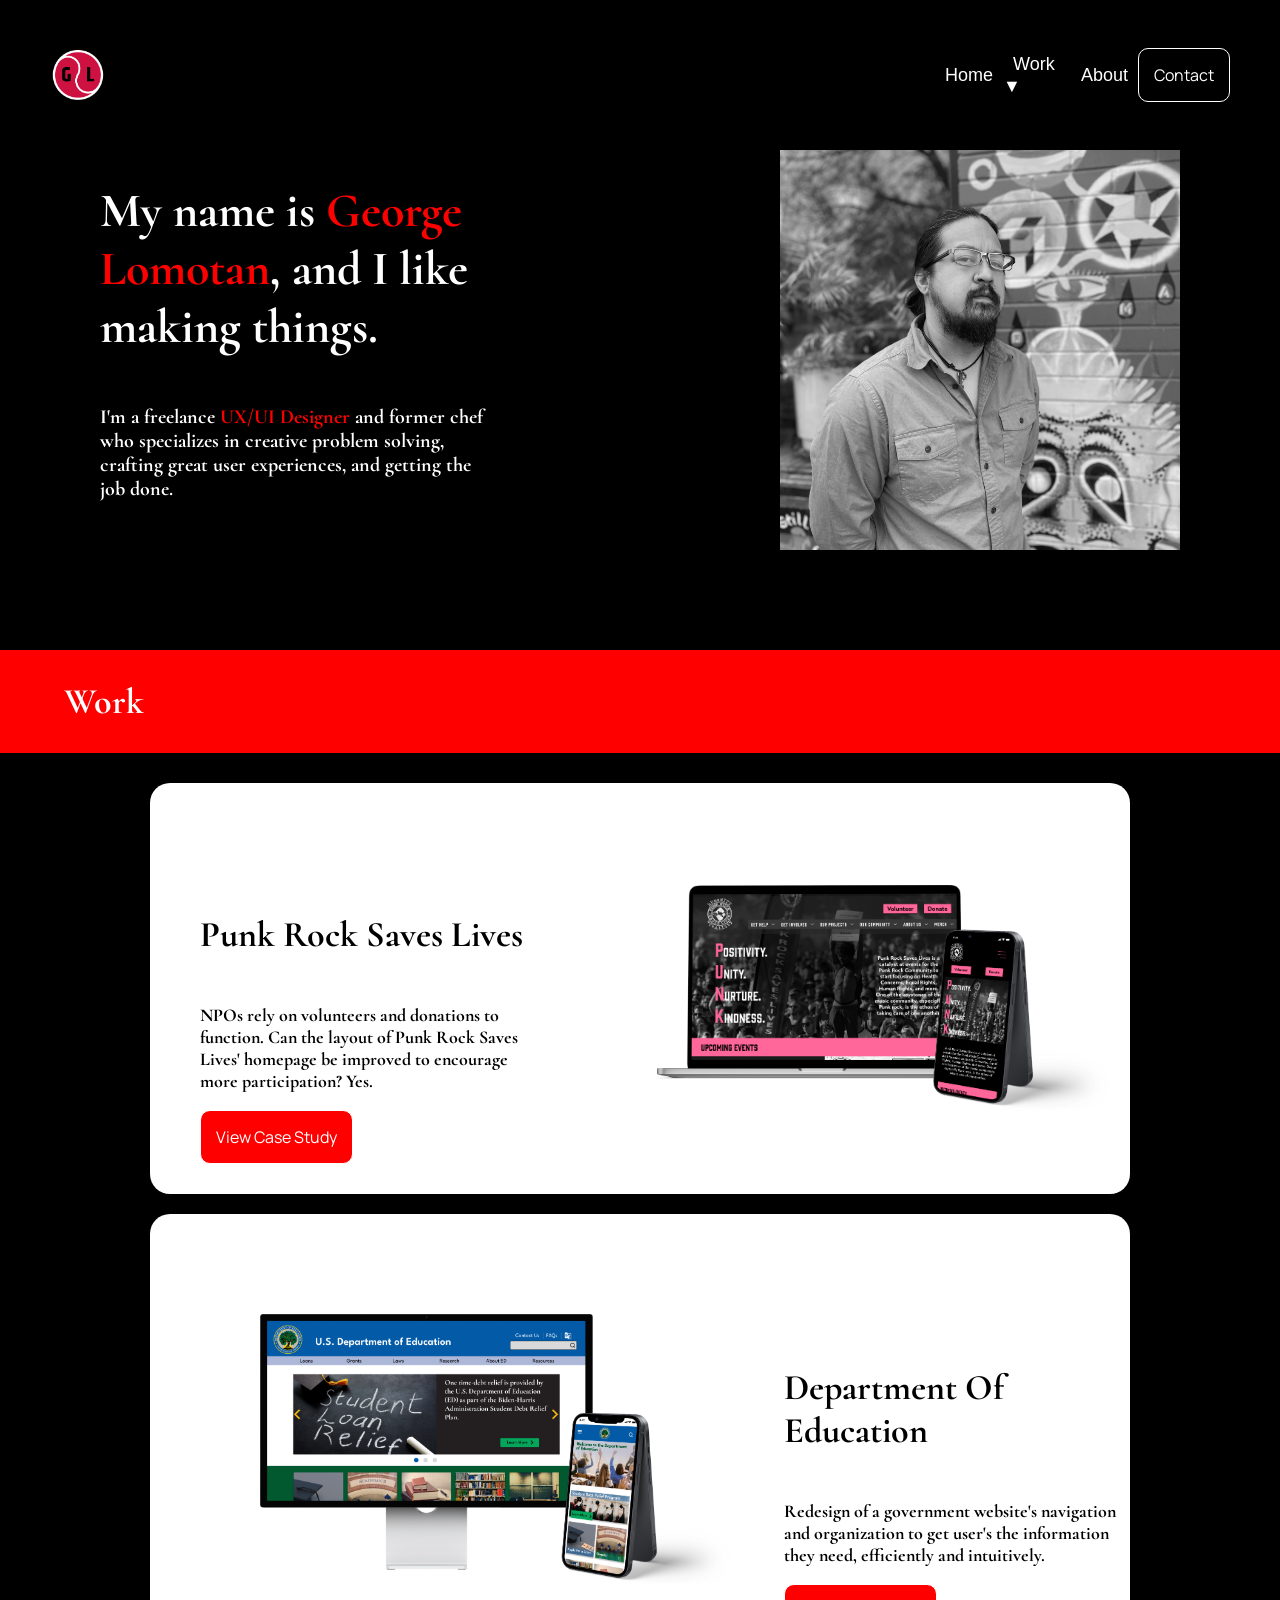
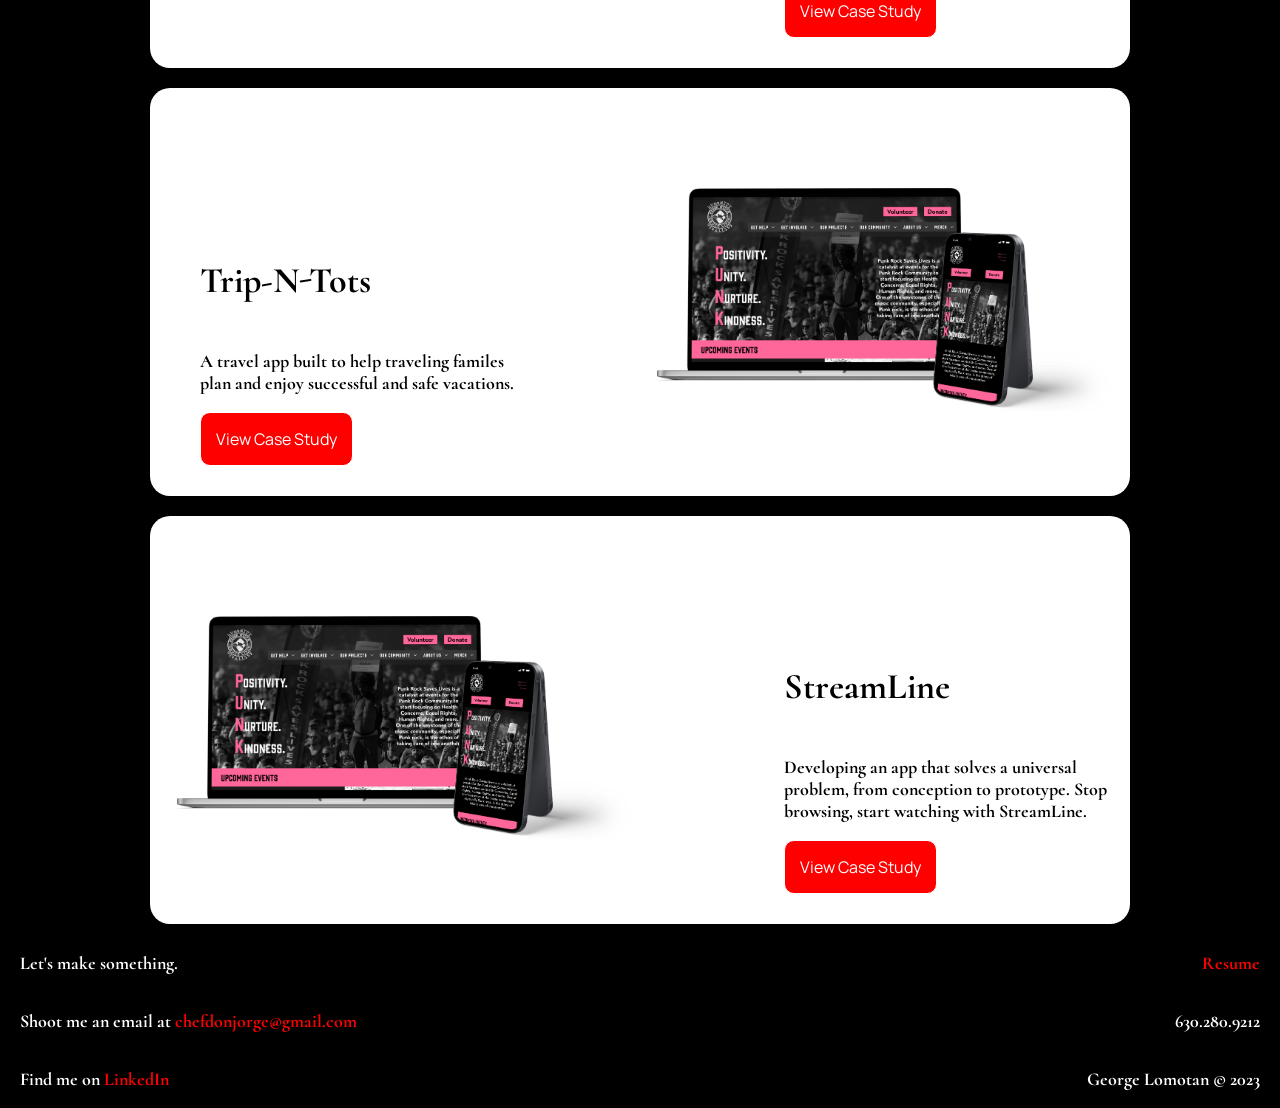
<file: index.html>
<!DOCTYPE html>
<html>

<head>
    <!-- <script src="https://ajax.googleapis.com/ajax/libs/jquery/3.3.1/jquery.min.js"></script> -->

    <title>George Lomotan</title>
    <link rel="stylesheet" type="text/css" href="css/style.css">
    <link rel="preconnect" href="https://fonts.googleapis.com">
    <link rel="preconnect" href="https://fonts.gstatic.com" crossorigin>
    <link
        href="https://fonts.googleapis.com/css2?family=Cormorant:wght@300;500;700&family=Manrope:wght@600&display=swap"
        rel="stylesheet">
</head>

<body>
    <div class="nav">
        <img src="images/yin-logo.png" alt="Logo" id="logo">
        <div class="links">
            <a href:"#">Home</a>
            <div class="dropdown">
                <a href:"#" id="work">Work &#x25BC;</a>
                <div class="dropdown-content">
                    <a href:"#">Punk Rock Saves Lives</a>
                    <a href:"#">Department of Education</a>
                    <a href:"#">Trip-N-Tots</a>
                    <a href:"#">StreamLine</a>
                </div>
            </div>
            <a href:"#">About</a>
            <div>
                <button class="conButton" onclick="">Contact</button>
            </div>
        </div>
    </div>
    <div class="hero">
        <div class="heroText">
            <h1>My name is <span class="myName">George Lomotan</span>, and I like making things.
            </h1>
            <h2>I'm a freelance <span>UX/UI Designer</span> and former chef who
                specializes in creative problem solving,
                crafting great user experiences, and getting the job done.
            </h2>
        </div>
        <img src="./images/headshot.jpg" alt="ME!" id="heroImage" class="BWfilter">
    </div>
    <div class="workBar">
        <h2>Work</h2>
    </div>
    <div class="column">
        <div class="caseCard">
            <div class="caseText">
                <h2>Punk Rock Saves Lives</h2>
                <h3>NPOs rely on volunteers and donations to function. Can the layout of Punk Rock Saves Lives' homepage
                    be improved to encourage more participation? Yes.</h3>
                <button class="caseButton">View Case Study</button>
            </div>
            <img src="./images/PRSLMock.png" alt="PRSLMock" class="mockBox">
        </div>
        <div class="caseCard rightCard">
            <div class="caseText">
                <h2>Department Of Education</h2>
                <h3>Redesign of a government website's navigation and organization to get user's the information they
                    need, efficiently and intuitively.</h3>
                <button class="caseButton">View Case Study</button>
            </div>
            <img src="./images/EDMock.png" alt="EDMock" class="mockBoxRight">
        </div>
        <div class="caseCard">
            <div class="caseText">
                <h2>Trip-N-Tots</h2>
                <h3>A travel app built to help traveling familes plan and enjoy successful and safe vacations.</h3>
                <button class="caseButton">View Case Study</button>
            </div>
            <img src="./images/PRSLMock.png" alt="PRSLMock" class="mockBox">
        </div>
        <div class="caseCard rightCard">
            <div class="caseText">
                <h2>StreamLine</h2>
                <h3>Developing an app that solves a universal problem, from conception to prototype. Stop browsing,
                    start watching with StreamLine.</h3>
                <button class="caseButton">View Case Study</button>
            </div>
            <img src="./images/PRSLMock.png" alt="PRSLMock" class="mockBox">
        </div>
    </div>
    <div class="footer">
        <div class="leftFoot">
            <h3>Let's make something.</h3>
            <h3>Shoot me an email at <a href="#" class="linkText">chefdonjorge@gmail.com</a></h3>
            <h3>Find me on <a href="#" class="linkText">LinkedIn</a></h3>
        </div>
        <div class="rightFoot">
            <h3><a href="#" class="linkText">Resume</a></h3>
            <h3>630.280.9212</h3>
            <h3>George Lomotan &copy; 2023</h3>
        </div>
    </div>
    <script src="https://code.jquery.com/jquery-3.6.3.js"
        integrity="sha256-nQLuAZGRRcILA+6dMBOvcRh5Pe310sBpanc6+QBmyVM=" crossorigin="anonymous"></script>
    <script src="./js/index.js"></script>
</body>


</html>
</file>
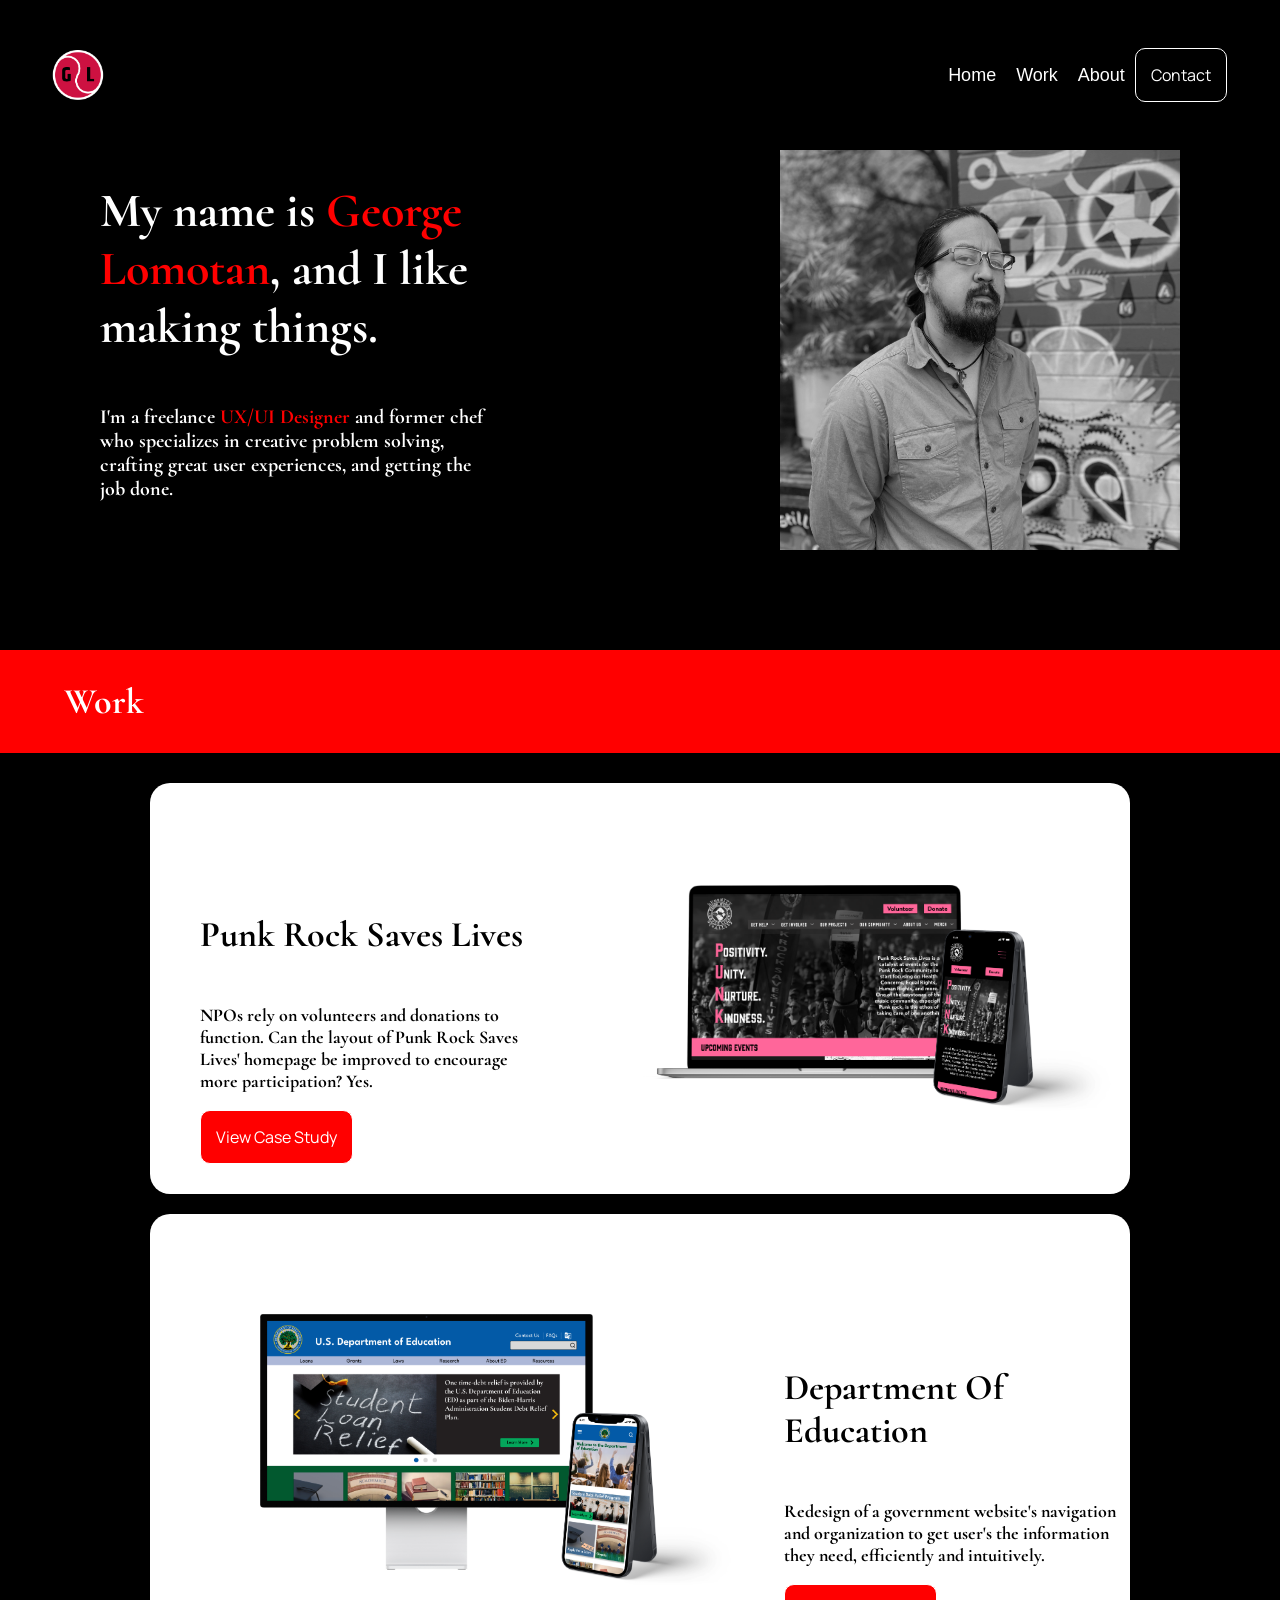
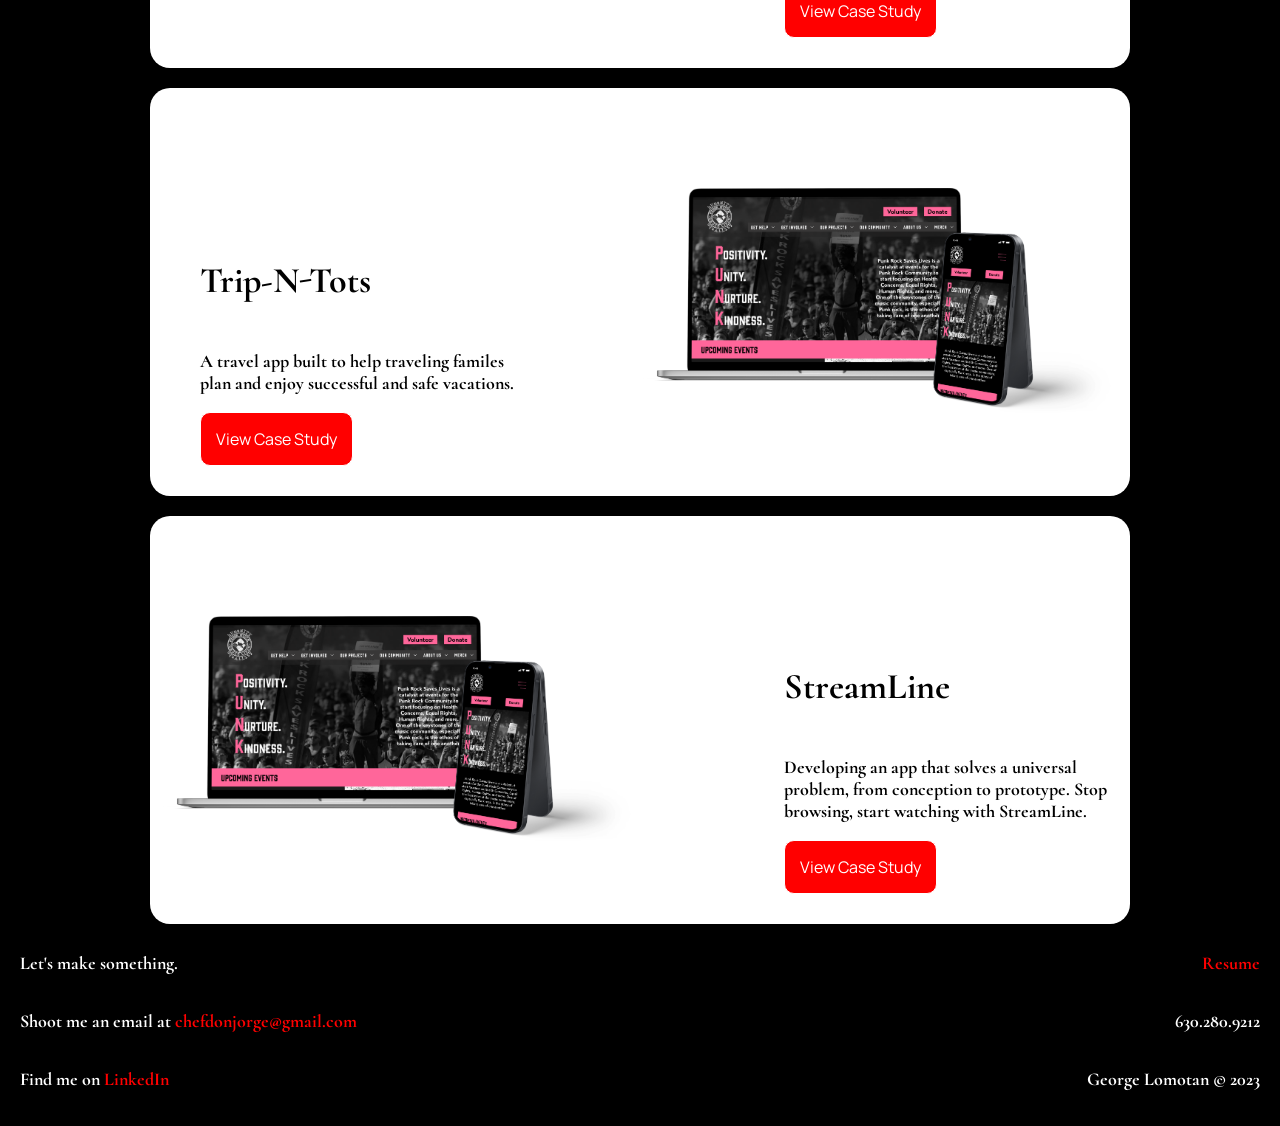
<file: Portfolio Draft/index.html>
<!DOCTYPE html>
<html>
    <head>
        <title>George Lomotan</title>
        <link rel="stylesheet" type="text/css" href="css/style.css">
        <link rel="preconnect" href="https://fonts.googleapis.com">
<link rel="preconnect" href="https://fonts.gstatic.com" crossorigin>
<link href="https://fonts.googleapis.com/css2?family=Cormorant:wght@300;500;700&family=Manrope:wght@600&display=swap" rel="stylesheet">
    </head>
    <body>
        <div class="nav">
            <img src="images/yin-logo.png" alt="Logo" id="logo">
            <div class="links">
                <a href:"#">Home</a>
                <a href:"#">Work</a>
                <a href:"#">About</a>
                <div>
                    <button class="conButton" onclick="">Contact</button>
                </div>
            </div>
        </div>
        <div class="hero">
            <div class="heroText">
                <h1>My name is <span class="bold" style="color:red">George Lomotan</span>, and I like making things.</h1>
                <h2>I'm a freelance <span class="bold" style="color:red">UX/UI Designer</span> and former chef who specializes in creative problem solving,
                    crafting great user experiences, and getting the job done.
                </h2>
            </div>
            <img src="./images/headshot.jpg" alt="ME!" id="heroImage">
        </div>
        <div class="workBar">
            <h2>Work</h2>
        </div>
        <div class="column">
            <div class="caseCard">
                <div class="caseText">
                    <h2>Punk Rock Saves Lives</h2>
                    <h3>NPOs rely on volunteers and donations to function. Can the layout of Punk Rock Saves Lives' homepage be improved to encourage more participation? Yes.</h3>
                    <button class="caseButton">View Case Study</button>
                </div>
                <img src="/images/PRSLMock.png" alt="PRSLMock" class="mockBox">
            </div>
            <div class="caseCard rightCard">
                <div class="caseText">
                    <h2>Department Of Education</h2>
                    <h3>Redesign of a government website's navigation and organization to get user's the information they need, efficiently and intuitively.</h3>
                    <button class="caseButton">View Case Study</button>
                </div>
                <img src="/images/EDMock.png" alt="EDMock" class="mockBoxRight">
            </div>
            <div class="caseCard">
                <div class="caseText">
                    <h2>Trip-N-Tots</h2>
                    <h3>A travel app built to help traveling familes plan and enjoy successful and safe vacations.</h3>
                    <button class="caseButton">View Case Study</button>
                </div>
                <img src="/images/PRSLMock.png" alt="PRSLMock" class="mockBox">
            </div>
            <div class="caseCard rightCard">
                <div class="caseText">
                    <h2>StreamLine</h2>
                    <h3>Developing an app that solves a universal problem, from conception to prototype. Stop browsing, start watching with StreamLine.</h3>
                    <button class="caseButton">View Case Study</button>
                </div>
                <img src="/images/PRSLMock.png" alt="PRSLMock" class="mockBox">
            </div>
        </div>
        <div class="footer">
            <div class="leftFoot">
                <h3>Let's make something.</h3>
                <h3>Shoot me an email at <a href="#" class="linkText">chefdonjorge@gmail.com</a></h3>
                <h3>Find me on <a href="#" class="linkText">LinkedIn</a></h3>
             </div>
             <div class="rightFoot">
                <h3><a href="#" class="linkText">Resume</a></h3>
                <h3>630.280.9212</h3>
                <h3>George Lomotan &copy; 2023</h3>
             </div>
        </div>    
    </body>


</html>
>
</file>
<file: css/style.css>
body {
    margin: 0 auto;
    background-color: black;
}
.nav {display: flex;
    justify-content: space-between;
    background-color: black;
    padding: 50px;
    font-family: "Manrope";
}

#logo {
    height: 50px;
    object-fit: contain;
}
.links {height: 50px;
    display: flex;
    justify-content: space-around;
    align-items: center;
    width: 25%;
}
.links a {color: white;
    padding: 10px;
    font-size: 18px;
    text-decoration: none;
    font-family: Arial;
}
.links a:hover {
    font-weight: bold;
}
button {
    font-family: "Manrope";
}
.conButton {color: white;
    background-color: black;
    font-size: 16px;
    padding: 15px;
    width: 100%;
    border: solid white;
    border-width: 1px;
    border-radius: 10px;
}
.conButton:hover {
    color: black;
    background: white;
}
.hero {display: flex;
    justify-content:space-between;
    width: 100%;
    height: fit-content;
    background-color: black;
    padding-bottom: 100px;
}
.heroText {display: flex;
    flex-direction: column;
    width: 30%;
    height: auto;
    color: white;
    padding-left: 100px;
} 
#heroImage {    
    width: 400px;
    object-fit:contain;
    padding-right: 100px;
}
.BWfilter {
    filter: grayscale(100%)
}
.BWoff {
    filter: grayscale(0%)
}
.myName {
    cursor: pointer;
}
#work {
    cursor: pointer;
}
.dropdown{
    position: relative;
    display: inline-block;
}
.dropdown-content {
    display: none;
    position: absolute;
    background-color: black;
    min-width: 160px;
    box-shadow: 0px 8px 16px 0px rgba(0,0,0,0.2);
    z-index: 1;
}
.dropdown-content a {
    color: white;
    padding: 12px 16px;
    text-decoration: none;
    display: block;
}
.dropdown:hover .dropdown-content {
    display: block;
}
.workBar {color: white;
    background-color:red;
    display: flex;
    justify-content: flex-start;
    padding-left: 5%;
}
.column {display: flex;
    background-color: black;
    height: auto;
    flex-direction: column;
    align-items: center;
    margin: 0 auto;
    padding-top: 20px;
}
.caseCard {display:flex;
    justify-content: space-between;
    align-items: flex-end;
    background-color: white;
    width: 75%;
    height: 25%;
    margin: 10px;
    padding: 100px 10px 30px 10px;
    border-radius: 20px;
}
.rightCard {
    flex-direction: row-reverse;
}
.caseText {display: flex;
    flex-direction: column;
    justify-content: flex-start;
    width: 35%;
    align-items: flex-start;
    padding-left: 40px;
}
.rightText {
    align-items: flex-end;
}
.caseButton {color: white;
    background-color: red;
    font-size: 16px;
    padding: 15px;
    width: fit-content;
    border: solid white;
    border-width: 1px;
    border-radius: 10px;
}
.caseButton:hover {
    color: red;
    background-color: white;
    outline: solid red;
}
.mockBox {
    width: 50%;
    object-fit: contain;
    padding-bottom: 50px
}
.mockBoxRight {
    width: 50%;
    object-fit: contain;
    padding-left: 100px;
    padding-bottom: 50px;
}
.footer {
    color: white;
    display: flex;
    justify-content:space-between;
    background-color: black;
}
.leftFoot {
    display: flex;
    flex-direction: column;
    justify-content: space-around;
    margin-left: 20px;
}
.rightFoot {
    display: flex;
    flex-direction: column;
    justify-content: space-around;
    align-items: flex-end;
    margin-right: 20px;
}
.caseCard img {
    transition: all 0.5s ease
}
.caseCard img:hover {
    transform: scale(1.1, 1.1);
}
a {
    color: red;
    text-decoration: none;
    font-family: "Cormorant";
    font-size: 18px;
}
h1, h2, h3 {
    font-family: "Cormorant"
}
h1 {
    font-size: 48px;
}
h2 {
    font-size: 36px;
}
.heroText h2 {
    font-size: 20px;
}
.heroText span {
    font-weight:bold;
    color: red;
}
h3 {
    font-size: 18px;
}
</file>
<file: Portfolio Draft/css/style.css>
body {
    margin: 0 auto;
    background-color: black;
}
.nav {display: flex;
    justify-content: space-between;
    background-color: black;
    padding: 50px;
    font-family: "Manrope"
}

#logo {
    height: 50px;
    object-fit: contain;
}
.links {height: 50px;
    display: flex;
    justify-content: center;
    align-items: center;
    width: 25%;
}
.links a {color: white;
    padding: 10px;
    font-size: 18px;
    text-decoration: none;
    font-family: Arial;
}
button {
    font-family: "Manrope"
}
.conButton {color: white;
    background-color: black;
    font-size: 16px;
    padding: 15px;
    width: 100%;
    border: solid white;
    border-width: 1px;
    border-radius: 10px;
}
.hero {display: flex;
    justify-content:space-between;
    width: 100%;
    height: fit-content;
    background-color: black;
    padding-bottom: 100px;
}
.heroText {display: flex;
    flex-direction: column;
    width: 30%;
    height: auto;
    color: white;
    padding-left: 100px;
} 
#heroImage {    
    width: 400px;
    object-fit:contain;
    padding-right: 100px;
}
.workBar {color: white;
    background-color:red;
    display: flex;
    justify-content: flex-start;
    padding-left: 5%;
}
.column {display: flex;
    background-color: black;
    height: auto;
    flex-direction: column;
    align-items: center;
    margin: 0 auto;
    padding-top: 20px;
}
.caseCard {display:flex;
    justify-content: space-between;
    align-items: flex-end;
    background-color: white;
    width: 75%;
    height: 25%;
    margin: 10px;
    padding: 100px 10px 30px 10px;
    border-radius: 20px;
}
.rightCard {
    flex-direction: row-reverse;
}
.caseText {display: flex;
    flex-direction: column;
    justify-content: flex-start;
    width: 35%;
    align-items: flex-start;
    padding-left: 40px;
}
.rightText {
    align-items: flex-end;
}
.caseButton {color: white;
    background-color: red;
    font-size: 16px;
    padding: 15px;
    width: fit-content;
    border: solid white;
    border-width: 1px;
    border-radius: 10px;
}
.mockBox {
    width: 50%;
    object-fit: contain;
    padding-bottom: 50px
}
.mockBoxRight {
    width: 50%;
    object-fit: contain;
    padding-left: 100px;
    padding-bottom: 50px;
}
.footer {
    color: white;
    display: flex;
    justify-content:space-between;
    background-color: black;
}
.leftFoot {
    display: flex;
    flex-direction: column;
    justify-content: space-around;
    margin-left: 20px;
}
.rightFoot {
    display: flex;
    flex-direction: column;
    justify-content: space-around;
    align-items: flex-end;
    margin-right: 20px;
}
a {
    color: red;
    text-decoration: none;
    font-family: "Cormorant";
    font-size: 18px;
}
h1, h2, h3 {
    font-family: "Cormorant"
}
h1 {
    font-size: 48px;
}
h2 {
    font-size: 36px;
}
.heroText h2 {
    font-size: 20px;
}
.heroText span {
    font-weight:bold;
}
h3 {
    font-size: 18px;
}
</file>
